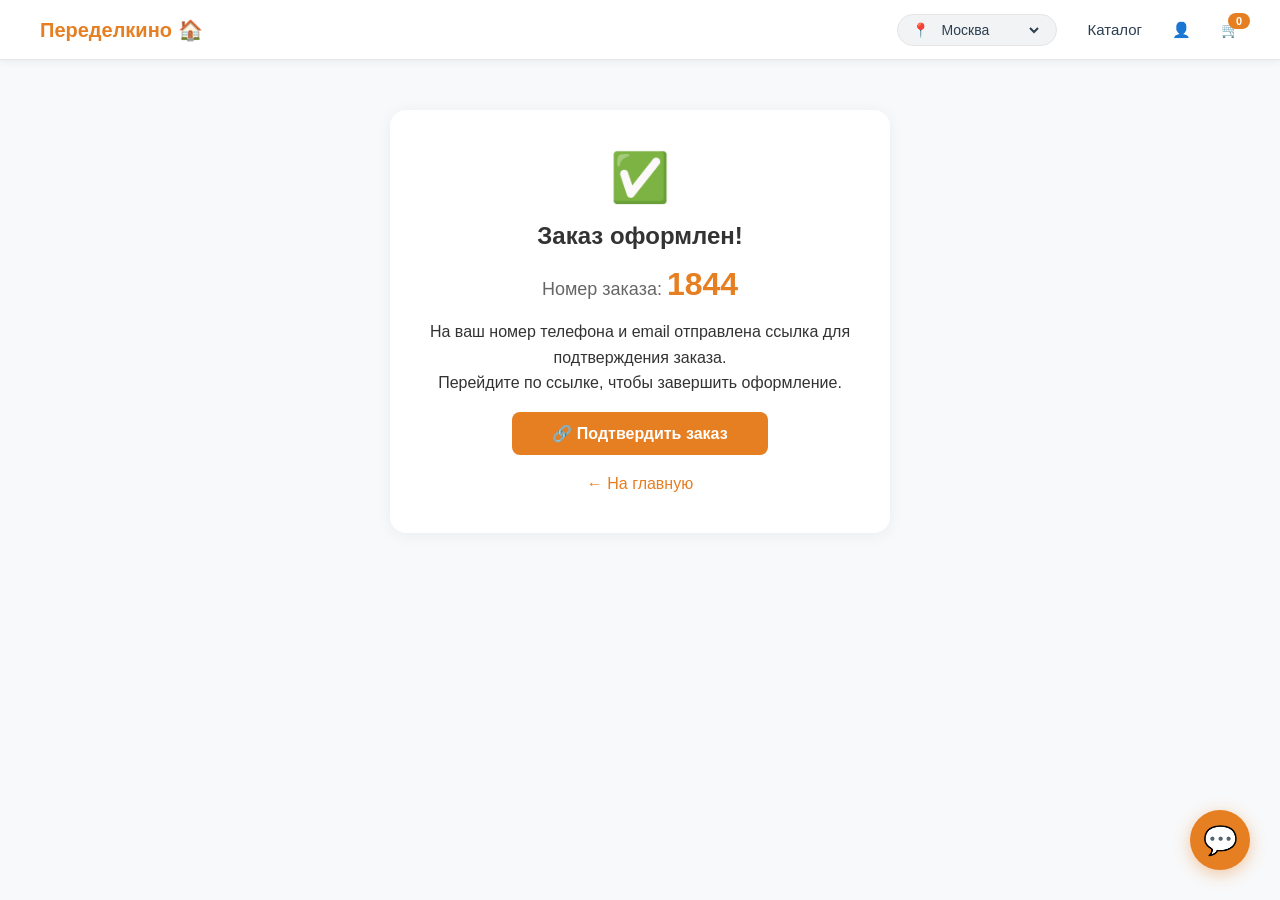
<file: confirmation.html>
<!DOCTYPE html>
<html lang="ru">
<head>
    <meta charset="UTF-8">
    <meta name="viewport" content="width=device-width, initial-scale=1.0">
    <title>Заказ оформлен — Переделкино</title>
    <link rel="stylesheet" href="css/style.css">
</head>
<body>

    <header class="header">
        <a href="index.html" style="text-decoration: none; display: flex; align-items: center;">
            <div class="logo">Переделкино <span>🏠</span></div>
        </a>
        <nav class="header-nav">
            <div class="city-selector">
                <span>📍</span>
                <select id="citySelect">
                    <option value="moscow">Москва</option>
                    <option value="novosibirsk">Новосибирск</option>
                </select>
            </div>
            <a href="catalog.html">Каталог</a>
            <a href="profile.html" class="profile-icon" title="Личный кабинет">👤</a>
            <a href="cart.html" class="cart-icon">
                🛒 <span class="badge">0</span>
            </a>
        </nav>
    </header>

    <div class="container">
        <div class="confirmation-box">
            <div style="font-size: 48px; margin-bottom: 16px;">✅</div>
            <h2>Заказ оформлен!</h2>
            <div style="margin: 16px 0; font-size: 18px; color: #666;">
                Номер заказа: <span class="order-number" id="order-number">1001</span>
            </div>
            <div class="message">
                <p>На ваш номер телефона и email отправлена ссылка для подтверждения заказа.</p>
                <p style="font-weight: 500;">Перейдите по ссылке, чтобы завершить оформление.</p>
            </div>
            <button class="btn btn-primary" style="padding: 12px 40px; font-size: 16px;" onclick="alert('✅ Заказ подтверждён! Спасибо за покупку.')">
                🔗 Подтвердить заказ
            </button>
            <div style="margin-top: 20px;">
                <a href="index.html" style="color: #e67e22;">← На главную</a>
            </div>
        </div>
    </div>

    <button class="chat-button" onclick="openChat()">💬</button>

    <div class="chat-modal" id="chatModal">
        <div class="chat-header">
            💬 Консультант Мария
            <span class="close-chat" onclick="closeChat()">×</span>
        </div>
        <div class="chat-body" id="chatBody">
            <div class="message bot">Здравствуйте! Чем могу помочь?</div>
        </div>
        <div class="chat-footer">
            <input type="text" id="chatInput" placeholder="Введите сообщение..." onkeydown="if(event.key==='Enter') sendMessage()">
            <button onclick="sendMessage()">Отправить</button>
        </div>
    </div>

    <script src="js/main.js"></script>
</body>
</html>
</file>
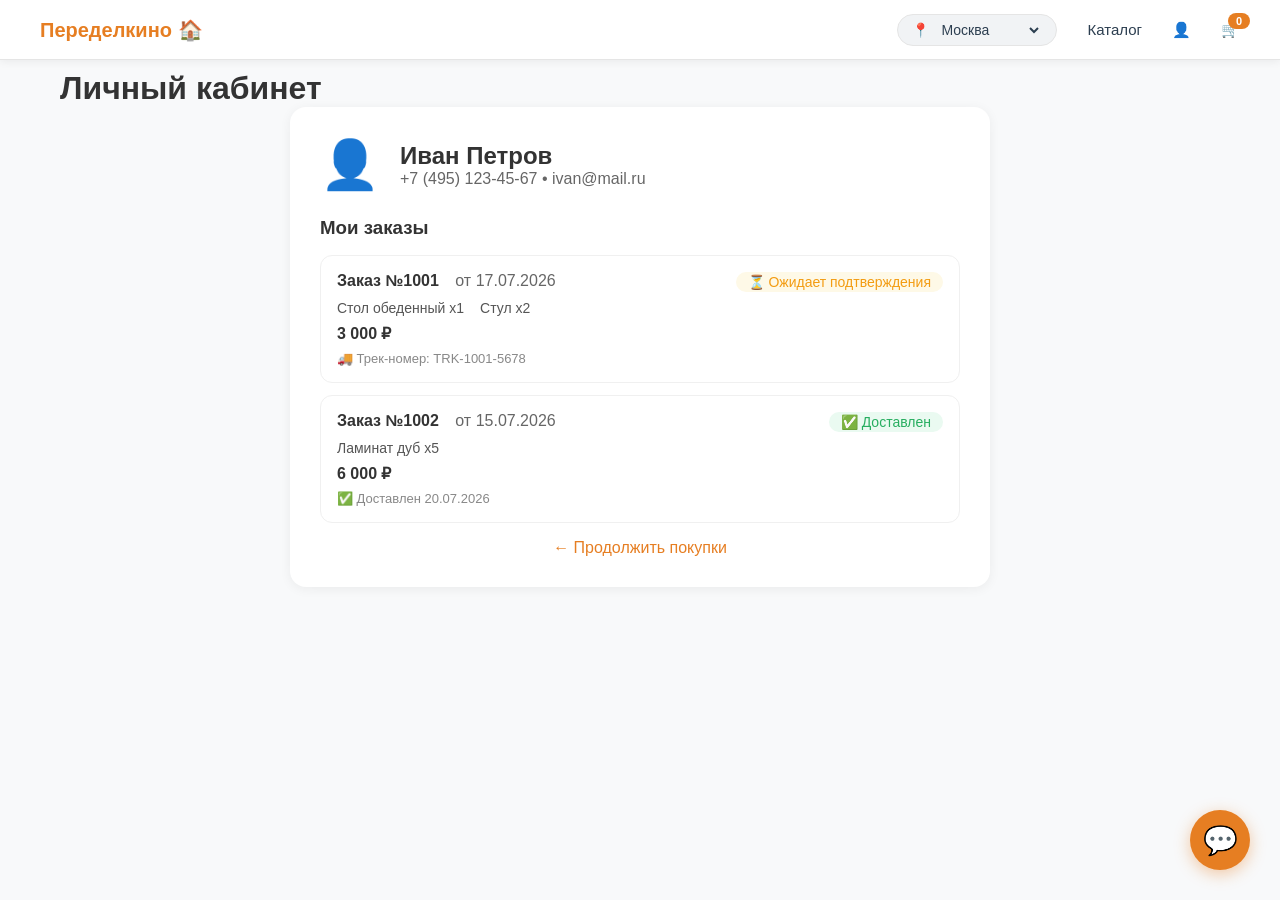
<file: profile.html>
<!DOCTYPE html>
<html lang="ru">
<head>
    <meta charset="UTF-8">
    <meta name="viewport" content="width=device-width, initial-scale=1.0">
    <title>Личный кабинет — Переделкино</title>
    <link rel="stylesheet" href="css/style.css">
</head>
<body>

    <header class="header">
        <a href="index.html" style="text-decoration: none; display: flex; align-items: center;">
            <div class="logo">Переделкино <span>🏠</span></div>
        </a>
        <nav class="header-nav">
            <div class="city-selector">
                <span>📍</span>
                <select id="citySelect">
                    <option value="moscow">Москва</option>
                    <option value="novosibirsk">Новосибирск</option>
                </select>
            </div>
            <a href="catalog.html">Каталог</a>
            <a href="profile.html" class="profile-icon" title="Личный кабинет">👤</a>
            <a href="cart.html" class="cart-icon">
                🛒 <span class="badge">0</span>
            </a>
        </nav>
    </header>

    <div class="container">
        <h1>Личный кабинет</h1>
        <div class="profile-container">

            <div style="display: flex; align-items: center; gap: 20px; margin-bottom: 24px;">
                <div style="font-size: 48px;">👤</div>
                <div>
                    <h2 style="margin:0;">Иван Петров</h2>
                    <p style="color: #666; margin:0;">+7 (495) 123-45-67 • ivan@mail.ru</p>
                </div>
            </div>

            <h3 style="margin-bottom: 16px;">Мои заказы</h3>

            <div class="order-card">
                <div class="order-header">
                    <div>
                        <strong>Заказ №1001</strong>
                        <span style="color: #666; margin-left: 12px;">от 17.07.2026</span>
                    </div>
                    <span class="order-status waiting">⏳ Ожидает подтверждения</span>
                </div>
                <div class="order-products">
                    <span>Стол обеденный x1</span>
                    <span>Стул x2</span>
                </div>
                <div class="order-total">3 000 ₽</div>
                <div class="order-tracking">🚚 Трек-номер: TRK-1001-5678</div>
            </div>

            <div class="order-card">
                <div class="order-header">
                    <div>
                        <strong>Заказ №1002</strong>
                        <span style="color: #666; margin-left: 12px;">от 15.07.2026</span>
                    </div>
                    <span class="order-status delivered">✅ Доставлен</span>
                </div>
                <div class="order-products">
                    <span>Ламинат дуб x5</span>
                </div>
                <div class="order-total">6 000 ₽</div>
                <div class="order-tracking">✅ Доставлен 20.07.2026</div>
            </div>

            <div style="margin-top: 16px; text-align: center;">
                <a href="catalog.html" style="color: #e67e22;">← Продолжить покупки</a>
            </div>
        </div>
    </div>

    <button class="chat-button" onclick="openChat()">💬</button>

    <div class="chat-modal" id="chatModal">
        <div class="chat-header">
            💬 Консультант Мария
            <span class="close-chat" onclick="closeChat()">×</span>
        </div>
        <div class="chat-body" id="chatBody">
            <div class="message bot">Здравствуйте! Чем могу помочь?</div>
        </div>
        <div class="chat-footer">
            <input type="text" id="chatInput" placeholder="Введите сообщение..." onkeydown="if(event.key==='Enter') sendMessage()">
            <button onclick="sendMessage()">Отправить</button>
        </div>
    </div>

    <script src="js/main.js"></script>
</body>
</html>
</file>
<file: css/style.css>
/* ============================================================
   ОБЩИЕ СТИЛИ
   ============================================================ */

* {
    margin: 0;
    padding: 0;
    box-sizing: border-box;
}

body {
    font-family: 'Segoe UI', Tahoma, Geneva, Verdana, sans-serif;
    background: #f8f9fa;
    color: #333;
    padding-top: 70px;
}

a {
    text-decoration: none;
    color: inherit;
}

/* ============================================================
   ШАПКА
   ============================================================ */

.header {
    position: fixed;
    top: 0;
    left: 0;
    right: 0;
    height: 60px;
    background: #ffffff;
    border-bottom: 1px solid #e5e5e5;
    display: flex;
    align-items: center;
    justify-content: space-between;
    padding: 0 40px;
    z-index: 1000;
    box-shadow: 0 2px 8px rgba(0,0,0,0.06);
}

.logo {
    font-size: 20px;
    font-weight: 700;
    color: #e67e22;
}

.logo span {
    color: #2c3e50;
}

.header-nav {
    display: flex;
    align-items: center;
    gap: 30px;
}

.header-nav a {
    font-size: 15px;
    color: #2c3e50;
    transition: color 0.2s;
}

.header-nav a:hover {
    color: #e67e22;
}

.city-selector {
    display: flex;
    align-items: center;
    gap: 8px;
    font-size: 14px;
    background: #f1f3f5;
    padding: 6px 14px;
    border-radius: 20px;
    cursor: pointer;
    border: 1px solid #e5e5e5;
}

.city-selector select {
    border: none;
    background: transparent;
    font-size: 14px;
    font-weight: 500;
    color: #2c3e50;
    outline: none;
    cursor: pointer;
}

.cart-icon {
    position: relative;
    font-size: 18px;
    color: #2c3e50;
}

.cart-icon .badge {
    position: absolute;
    top: -8px;
    right: -10px;
    background: #e67e22;
    color: #fff;
    font-size: 11px;
    font-weight: 700;
    padding: 2px 8px;
    border-radius: 12px;
}

.profile-icon {
    font-size: 18px;
    color: #2c3e50;
    transition: color 0.2s;
    cursor: pointer;
}

.profile-icon:hover {
    color: #e67e22;
}

/* ============================================================
   ЧАТ (кнопка)
   ============================================================ */

.chat-button {
    position: fixed;
    bottom: 30px;
    right: 30px;
    width: 60px;
    height: 60px;
    border-radius: 50%;
    background: #e67e22;
    color: #fff;
    border: none;
    font-size: 28px;
    cursor: pointer;
    box-shadow: 0 4px 16px rgba(230, 126, 34, 0.4);
    transition: transform 0.2s;
    z-index: 900;
}

.chat-button:hover {
    transform: scale(1.05);
}

/* ============================================================
   МОДАЛЬНОЕ ОКНО ЧАТА
   ============================================================ */

.chat-modal {
    position: fixed;
    bottom: 100px;
    right: 30px;
    width: 340px;
    max-height: 450px;
    background: #fff;
    border-radius: 16px;
    box-shadow: 0 8px 32px rgba(0,0,0,0.18);
    border: 1px solid #e5e5e5;
    z-index: 999;
    display: none;
    flex-direction: column;
    overflow: hidden;
    transition: all 0.3s ease;
}

.chat-modal.active {
    display: flex;
}

.chat-header {
    background: #e67e22;
    color: #fff;
    padding: 14px 18px;
    font-weight: 600;
    font-size: 16px;
    display: flex;
    justify-content: space-between;
    align-items: center;
}

.chat-header .close-chat {
    cursor: pointer;
    font-size: 22px;
    line-height: 1;
    opacity: 0.8;
    transition: opacity 0.2s;
}

.chat-header .close-chat:hover {
    opacity: 1;
}

.chat-body {
    padding: 16px;
    flex: 1;
    overflow-y: auto;
    max-height: 300px;
    font-size: 14px;
    line-height: 1.6;
    background: #fafafa;
}

.chat-body .message {
    margin-bottom: 12px;
    padding: 10px 14px;
    border-radius: 12px;
    max-width: 85%;
}

.chat-body .message.bot {
    background: #f1f3f5;
    color: #333;
    align-self: flex-start;
    border-bottom-left-radius: 4px;
}

.chat-body .message.user {
    background: #e67e22;
    color: #fff;
    align-self: flex-end;
    margin-left: auto;
    border-bottom-right-radius: 4px;
}

.chat-footer {
    padding: 12px 16px;
    border-top: 1px solid #f0f0f0;
    display: flex;
    gap: 8px;
    background: #fff;
}

.chat-footer input {
    flex: 1;
    padding: 8px 12px;
    border-radius: 20px;
    border: 1px solid #ddd;
    font-size: 14px;
    outline: none;
}

.chat-footer input:focus {
    border-color: #e67e22;
}

.chat-footer button {
    background: #e67e22;
    color: #fff;
    border: none;
    border-radius: 20px;
    padding: 8px 18px;
    cursor: pointer;
    font-weight: 600;
    transition: background 0.2s;
}

.chat-footer button:hover {
    background: #d35400;
}

/* ============================================================
   КОНТЕЙНЕР
   ============================================================ */

.container {
    max-width: 1200px;
    margin: 0 auto;
    padding: 0 20px 40px;
}

/* ============================================================
   КАРТОЧКИ ТОВАРОВ
   ============================================================ */

.product-grid {
    display: grid;
    grid-template-columns: repeat(auto-fill, minmax(240px, 1fr));
    gap: 25px;
    margin-top: 30px;
}

.product-card {
    background: #fff;
    border-radius: 12px;
    padding: 16px;
    box-shadow: 0 2px 10px rgba(0,0,0,0.06);
    transition: box-shadow 0.2s;
    border: 1px solid #f0f0f0;
}

.product-card:hover {
    box-shadow: 0 6px 24px rgba(0,0,0,0.10);
}

.product-card img {
    width: 100%;
    height: 180px;
    object-fit: cover;
    border-radius: 8px;
    background: #f0f0f0;
}

.product-card h3 {
    font-size: 16px;
    margin: 12px 0 6px;
}

.product-card .price {
    font-size: 18px;
    font-weight: 700;
    color: #2c3e50;
}

.product-card .stock {
    font-size: 13px;
    margin: 4px 0 10px;
}

.product-card .stock.in-stock {
    color: #27ae60;
}

.product-card .stock.out-of-stock {
    color: #e74c3c;
}

.btn {
    display: inline-block;
    padding: 8px 20px;
    border-radius: 8px;
    border: none;
    font-size: 14px;
    font-weight: 600;
    cursor: pointer;
    transition: background 0.2s;
}

.btn-primary {
    background: #e67e22;
    color: #fff;
}

.btn-primary:hover {
    background: #d35400;
}

.btn-secondary {
    background: #ecf0f1;
    color: #2c3e50;
}

.btn-secondary:hover {
    background: #d5dbdb;
}

.btn-danger {
    background: #e74c3c;
    color: #fff;
}

.btn-danger:hover {
    background: #c0392b;
}

/* ============================================================
   ФИЛЬТРЫ
   ============================================================ */

.filters {
    display: flex;
    flex-wrap: wrap;
    gap: 16px;
    align-items: center;
    background: #fff;
    padding: 16px 20px;
    border-radius: 12px;
    border: 1px solid #f0f0f0;
    margin-bottom: 20px;
}

.filters label {
    font-weight: 500;
    font-size: 14px;
}

.filters select,
.filters input {
    padding: 6px 12px;
    border-radius: 6px;
    border: 1px solid #ddd;
    font-size: 14px;
    background: #fff;
}

.filters input[type="range"] {
    width: 120px;
}

/* ============================================================
   КОРЗИНА
   ============================================================ */

.cart-item {
    display: flex;
    align-items: center;
    gap: 20px;
    padding: 16px 0;
    border-bottom: 1px solid #f0f0f0;
}

.cart-item img {
    width: 70px;
    height: 70px;
    object-fit: cover;
    border-radius: 8px;
    background: #f0f0f0;
}

.cart-item .info {
    flex: 1;
}

.cart-item .info h4 {
    font-size: 15px;
}

.cart-item .info .price {
    font-weight: 600;
    color: #2c3e50;
}

.cart-item .qty {
    display: flex;
    align-items: center;
    gap: 8px;
}

.cart-item .qty button {
    width: 28px;
    height: 28px;
    border-radius: 50%;
    border: 1px solid #ddd;
    background: #fff;
    font-size: 16px;
    cursor: pointer;
    transition: background 0.2s;
}

.cart-item .qty button:hover {
    background: #f0f0f0;
}

.cart-item .qty span {
    min-width: 28px;
    text-align: center;
    font-weight: 600;
}

.cart-item .remove {
    color: #e74c3c;
    cursor: pointer;
    font-size: 18px;
    transition: color 0.2s;
}

.cart-item .remove:hover {
    color: #c0392b;
}

.cart-total {
    text-align: right;
    padding: 20px 0;
    font-size: 20px;
    font-weight: 700;
}

.cart-total span {
    color: #e67e22;
}

.promo-section {
    display: flex;
    gap: 10px;
    margin: 16px 0;
}

.promo-section input {
    flex: 1;
    padding: 10px 16px;
    border-radius: 8px;
    border: 1px solid #ddd;
    font-size: 14px;
}

.cart-actions {
    display: flex;
    gap: 16px;
    justify-content: flex-end;
    margin-top: 16px;
}

/* ============================================================
   ОФОРМЛЕНИЕ ЗАКАЗА
   ============================================================ */

.checkout-form {
    max-width: 600px;
    margin: 0 auto;
    background: #fff;
    padding: 30px 40px;
    border-radius: 16px;
    box-shadow: 0 2px 16px rgba(0,0,0,0.06);
}

.checkout-form .form-group {
    margin-bottom: 18px;
}

.checkout-form label {
    display: block;
    font-weight: 600;
    margin-bottom: 4px;
    font-size: 14px;
}

.checkout-form input,
.checkout-form select {
    width: 100%;
    padding: 10px 14px;
    border-radius: 8px;
    border: 1px solid #ddd;
    font-size: 14px;
    transition: border-color 0.2s;
}

.checkout-form input:focus,
.checkout-form select:focus {
    border-color: #e67e22;
    outline: none;
}

.checkout-form .error-input {
    border-color: #e74c3c;
}

.checkout-form .error-text {
    color: #e74c3c;
    font-size: 13px;
    margin-top: 4px;
    display: none;
}

.checkout-form .error-text.visible {
    display: block;
}

.payment-methods {
    display: flex;
    gap: 20px;
    margin: 10px 0 16px;
}

.payment-methods label {
    display: flex;
    align-items: center;
    gap: 8px;
    font-weight: 400;
    cursor: pointer;
}

.security-badge {
    display: flex;
    align-items: center;
    gap: 8px;
    background: #eafaf1;
    padding: 10px 16px;
    border-radius: 8px;
    color: #27ae60;
    font-size: 14px;
    margin: 12px 0;
}

.min-sum-warning {
    background: #fef9e7;
    border: 1px solid #f1c40f;
    padding: 12px 16px;
    border-radius: 8px;
    margin: 12px 0;
    display: none;
}

.min-sum-warning.visible {
    display: block;
}

/* ============================================================
   ПОДТВЕРЖДЕНИЕ
   ============================================================ */

.confirmation-box {
    max-width: 500px;
    margin: 40px auto;
    text-align: center;
    background: #fff;
    padding: 40px 30px;
    border-radius: 16px;
    box-shadow: 0 2px 16px rgba(0,0,0,0.06);
}

.confirmation-box .order-number {
    font-size: 32px;
    font-weight: 700;
    color: #e67e22;
}

.confirmation-box .message {
    margin: 16px 0;
    font-size: 16px;
    line-height: 1.6;
}

/* ============================================================
   ЛИЧНЫЙ КАБИНЕТ
   ============================================================ */

.profile-container {
    background: #fff;
    border-radius: 16px;
    padding: 30px;
    box-shadow: 0 2px 12px rgba(0,0,0,0.06);
    max-width: 700px;
    margin: 0 auto;
}

.order-card {
    border: 1px solid #f0f0f0;
    border-radius: 12px;
    padding: 16px;
    margin-bottom: 12px;
}

.order-card .order-header {
    display: flex;
    justify-content: space-between;
    flex-wrap: wrap;
    gap: 8px;
}

.order-card .order-status {
    padding: 2px 12px;
    border-radius: 20px;
    font-size: 14px;
}

.order-card .order-status.waiting {
    background: #fef9e7;
    color: #f39c12;
}

.order-card .order-status.delivered {
    background: #eafaf1;
    color: #27ae60;
}

.order-card .order-products {
    display: flex;
    gap: 16px;
    margin-top: 8px;
    flex-wrap: wrap;
    font-size: 14px;
    color: #555;
}

.order-card .order-total {
    margin-top: 8px;
    font-weight: 600;
}

.order-card .order-tracking {
    margin-top: 8px;
    font-size: 13px;
    color: #888;
}

/* ============================================================
   АДАПТИВ
   ============================================================ */

@media (max-width: 768px) {
    .header {
        padding: 0 16px;
        flex-wrap: wrap;
        height: auto;
        min-height: 60px;
        gap: 8px;
    }
    .header-nav {
        gap: 14px;
        flex-wrap: wrap;
    }
    .product-grid {
        grid-template-columns: repeat(auto-fill, minmax(160px, 1fr));
    }
    .checkout-form {
        padding: 20px;
    }
    .cart-item {
        flex-wrap: wrap;
    }
    .cart-actions {
        flex-direction: column;
        align-items: stretch;
    }
    .chat-modal {
        width: 90%;
        right: 5%;
        bottom: 80px;
    }
}
</file>
